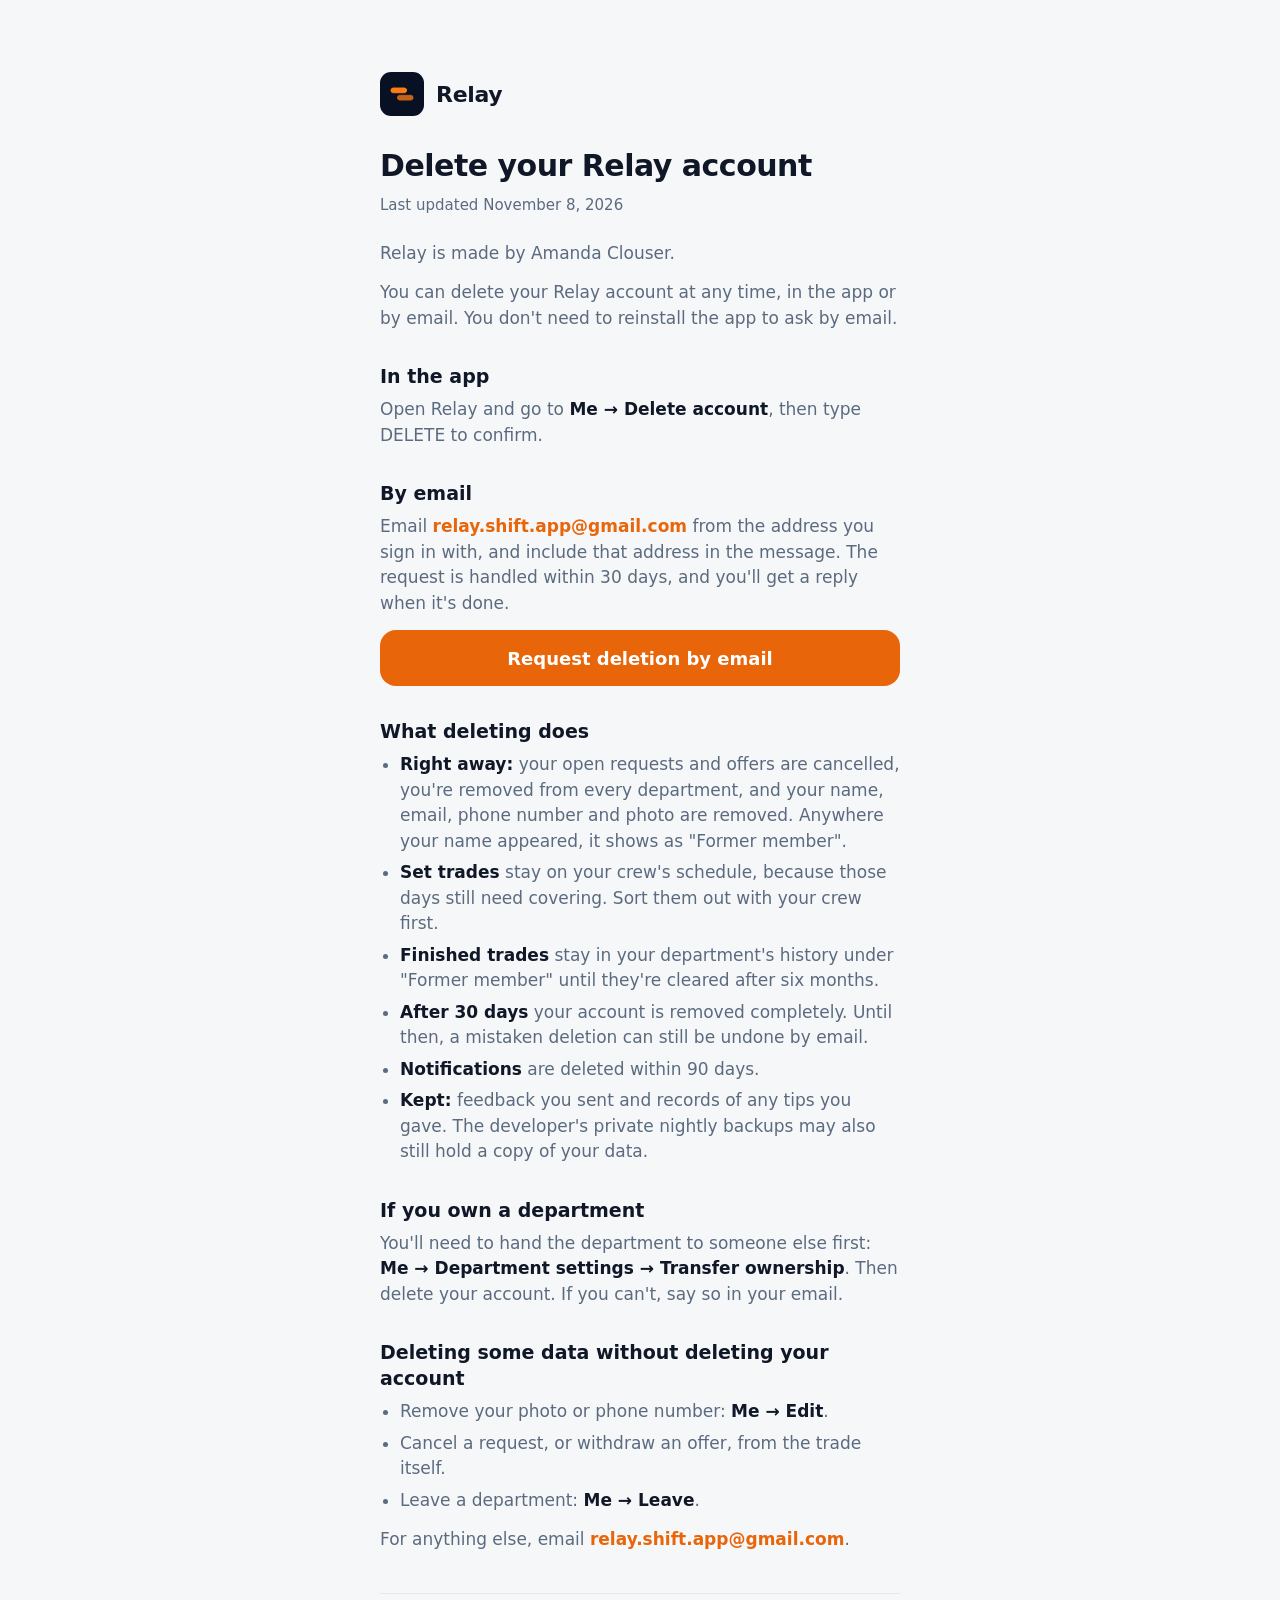
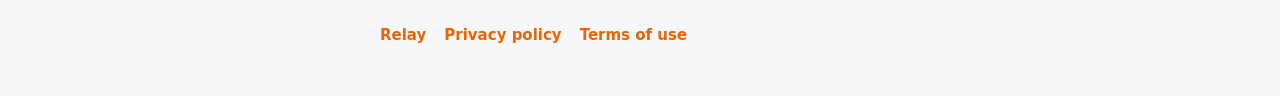
<file: delete/index.html>
<!doctype html>
<html lang="en">
<head>
<meta charset="utf-8">
<meta name="viewport" content="width=device-width, initial-scale=1, viewport-fit=cover">
<meta name="theme-color" content="#F6F7F9" media="(prefers-color-scheme: light)">
<meta name="theme-color" content="#0F141B" media="(prefers-color-scheme: dark)">
<title>Delete your account · Relay</title>
<meta name="description" content="How to delete your Relay account, in the app or by email, and what deleting it does.">
<link rel="icon" href="/icon.png">
<link rel="stylesheet" href="/site.css">
</head>
<body>
<main>
  <a class="brand" href="/" style="color: inherit"><img src="/icon.png" alt=""><span>Relay</span></a>
  <h1>Delete your Relay account</h1>
  <p class="updated">Last updated November 8, 2026</p>
  <p>Relay is made by Amanda Clouser.</p>

  <p>You can delete your Relay account at any time, in the app or by email. You don't need to reinstall the app to ask
  by email.</p>

  <h2>In the app</h2>
  <p>Open Relay and go to <strong>Me → Delete account</strong>, then type DELETE to confirm.</p>

  <h2>By email</h2>
  <p>Email <a href="mailto:relay.shift.app@gmail.com">relay.shift.app@gmail.com</a> from the address you sign in with,
  and include that address in the message. The request is handled within 30 days, and you'll get a reply when it's
  done.</p>
  <div class="stack">
    <a class="button" href="mailto:relay.shift.app@gmail.com?subject=Delete%20my%20Relay%20account&amp;body=Please%20delete%20my%20Relay%20account.%0A%0AThe%20email%20address%20I%20sign%20in%20with%3A%20">Request deletion by email</a>
  </div>

  <h2>What deleting does</h2>
  <ul>
    <li><strong>Right away:</strong> your open requests and offers are cancelled, you're removed from every department,
    and your name, email, phone number and photo are removed. Anywhere your name appeared, it shows as "Former member".</li>
    <li><strong>Set trades</strong> stay on your crew's schedule, because those days still need covering. Sort them out
    with your crew first.</li>
    <li><strong>Finished trades</strong> stay in your department's history under "Former member" until they're cleared
    after six months.</li>
    <li><strong>After 30 days</strong> your account is removed completely. Until then, a mistaken deletion can still be
    undone by email.</li>
    <li><strong>Notifications</strong> are deleted within 90 days.</li>
    <li><strong>Kept:</strong> feedback you sent and records of any tips you gave. The developer's private nightly
    backups may also still hold a copy of your data.</li>
  </ul>

  <h2>If you own a department</h2>
  <p>You'll need to hand the department to someone else first: <strong>Me → Department settings → Transfer
  ownership</strong>. Then delete your account. If you can't, say so in your email.</p>

  <h2>Deleting some data without deleting your account</h2>
  <ul>
    <li>Remove your photo or phone number: <strong>Me → Edit</strong>.</li>
    <li>Cancel a request, or withdraw an offer, from the trade itself.</li>
    <li>Leave a department: <strong>Me → Leave</strong>.</li>
  </ul>
  <p>For anything else, email <a href="mailto:relay.shift.app@gmail.com">relay.shift.app@gmail.com</a>.</p>

  <footer><a href="/">Relay</a><a href="/privacy/">Privacy policy</a><a href="/terms/">Terms of use</a></footer>
</main>
</body>
</html>
</file>
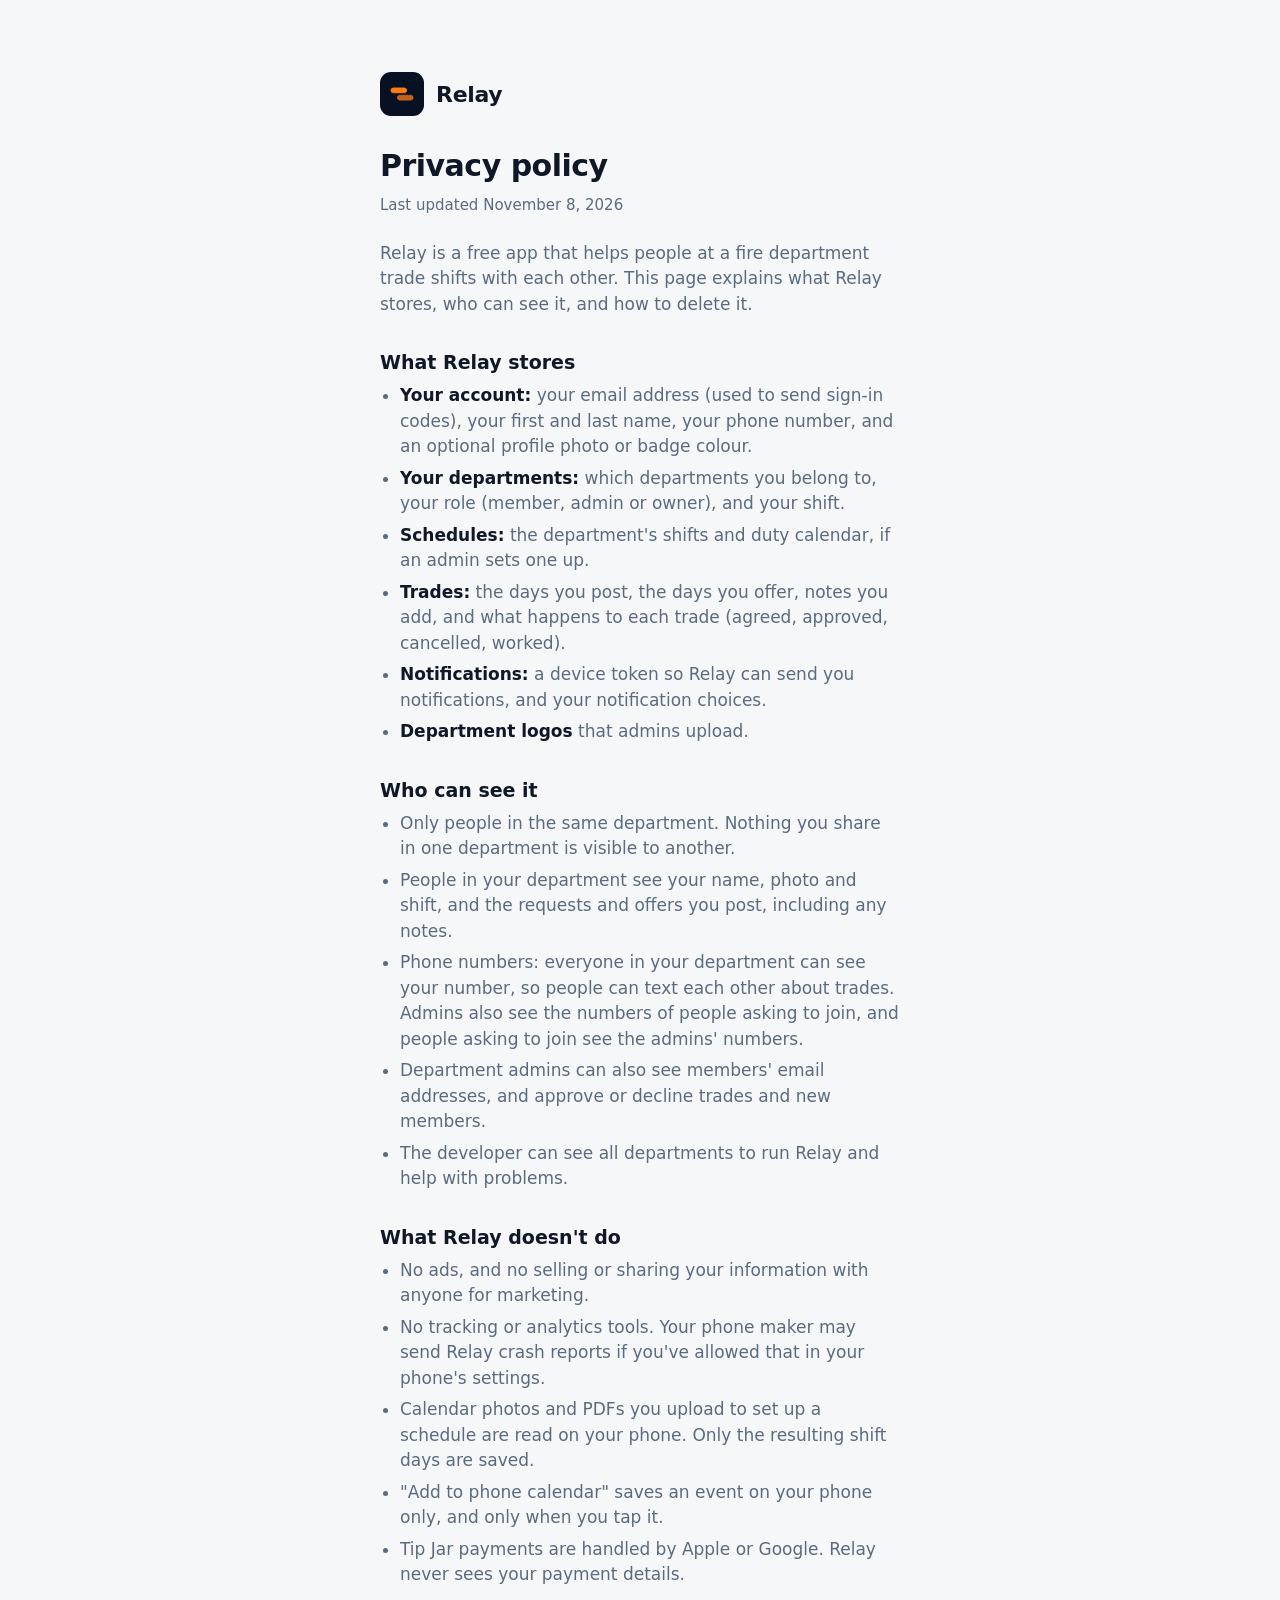
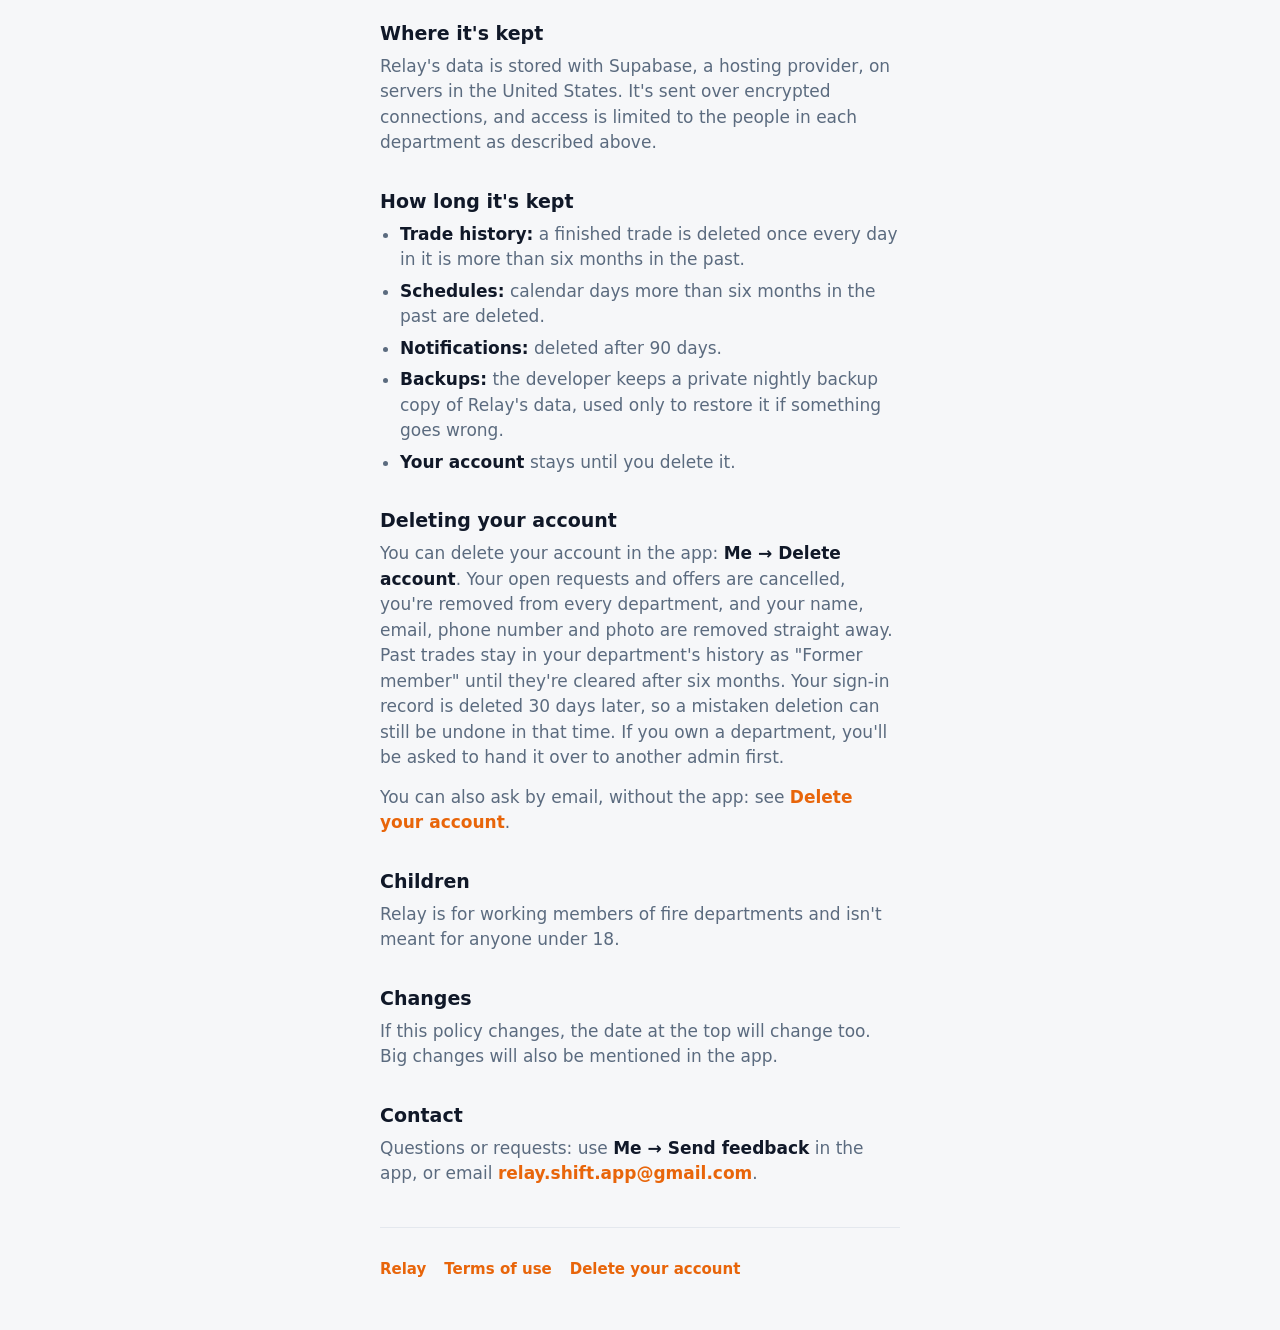
<file: privacy/index.html>
<!doctype html>
<html lang="en">
<head>
<meta charset="utf-8">
<meta name="viewport" content="width=device-width, initial-scale=1, viewport-fit=cover">
<meta name="theme-color" content="#F6F7F9" media="(prefers-color-scheme: light)">
<meta name="theme-color" content="#0F141B" media="(prefers-color-scheme: dark)">
<title>Privacy policy · Relay</title>
<link rel="icon" href="/icon.png">
<link rel="stylesheet" href="/site.css">
</head>
<body>
<main>
  <a class="brand" href="/" style="color: inherit"><img src="/icon.png" alt=""><span>Relay</span></a>
  <h1>Privacy policy</h1>
  <p class="updated">Last updated November 8, 2026</p>

  <p>Relay is a free app that helps people at a fire department trade shifts with each other. This page explains what
  Relay stores, who can see it, and how to delete it.</p>

  <h2>What Relay stores</h2>
  <ul>
    <li><strong>Your account:</strong> your email address (used to send sign-in codes), your first and last name, your phone number, and an optional profile photo or badge colour.</li>
    <li><strong>Your departments:</strong> which departments you belong to, your role (member, admin or owner), and your shift.</li>
    <li><strong>Schedules:</strong> the department's shifts and duty calendar, if an admin sets one up.</li>
    <li><strong>Trades:</strong> the days you post, the days you offer, notes you add, and what happens to each trade (agreed, approved, cancelled, worked).</li>
    <li><strong>Notifications:</strong> a device token so Relay can send you notifications, and your notification choices.</li>
    <li><strong>Department logos</strong> that admins upload.</li>
  </ul>

  <h2>Who can see it</h2>
  <ul>
    <li>Only people in the same department. Nothing you share in one department is visible to another.</li>
    <li>People in your department see your name, photo and shift, and the requests and offers you post, including any notes.</li>
    <li>Phone numbers: everyone in your department can see your number, so people can text each other about trades. Admins also see the numbers of people asking to join, and people asking to join see the admins' numbers.</li>
    <li>Department admins can also see members' email addresses, and approve or decline trades and new members.</li>
    <li>The developer can see all departments to run Relay and help with problems.</li>
  </ul>

  <h2>What Relay doesn't do</h2>
  <ul>
    <li>No ads, and no selling or sharing your information with anyone for marketing.</li>
    <li>No tracking or analytics tools. Your phone maker may send Relay crash reports if you've allowed that in your phone's settings.</li>
    <li>Calendar photos and PDFs you upload to set up a schedule are read on your phone. Only the resulting shift days are saved.</li>
    <li>"Add to phone calendar" saves an event on your phone only, and only when you tap it.</li>
    <li>Tip Jar payments are handled by Apple or Google. Relay never sees your payment details.</li>
  </ul>

  <h2>Where it's kept</h2>
  <p>Relay's data is stored with Supabase, a hosting provider, on servers in the United States. It's sent over encrypted
  connections, and access is limited to the people in each department as described above.</p>

  <h2>How long it's kept</h2>
  <ul>
    <li><strong>Trade history:</strong> a finished trade is deleted once every day in it is more than six months in the past.</li>
    <li><strong>Schedules:</strong> calendar days more than six months in the past are deleted.</li>
    <li><strong>Notifications:</strong> deleted after 90 days.</li>
    <li><strong>Backups:</strong> the developer keeps a private nightly backup copy of Relay's data, used only to restore it if something goes wrong.</li>
    <li><strong>Your account</strong> stays until you delete it.</li>
  </ul>

  <h2>Deleting your account</h2>
  <p>You can delete your account in the app: <strong>Me → Delete account</strong>. Your open requests and offers are
  cancelled, you're removed from every department, and your name, email, phone number and photo are removed straight
  away. Past trades stay in your department's history as "Former member" until they're cleared after six months. Your sign-in record is deleted 30 days later,
  so a mistaken deletion can still be undone in that time. If you own a department, you'll be asked to hand it over to
  another admin first.</p>
  <p>You can also ask by email, without the app: see <a href="/delete/">Delete your account</a>.</p>

  <h2>Children</h2>
  <p>Relay is for working members of fire departments and isn't meant for anyone under 18.</p>

  <h2>Changes</h2>
  <p>If this policy changes, the date at the top will change too. Big changes will also be mentioned in the app.</p>

  <h2>Contact</h2>
  <p>Questions or requests: use <strong>Me → Send feedback</strong> in the app, or email
  <a href="mailto:relay.shift.app@gmail.com">relay.shift.app@gmail.com</a>.</p>

  <footer><a href="/">Relay</a><a href="/terms/">Terms of use</a><a href="/delete/">Delete your account</a></footer>
</main>
</body>
</html>
</file>
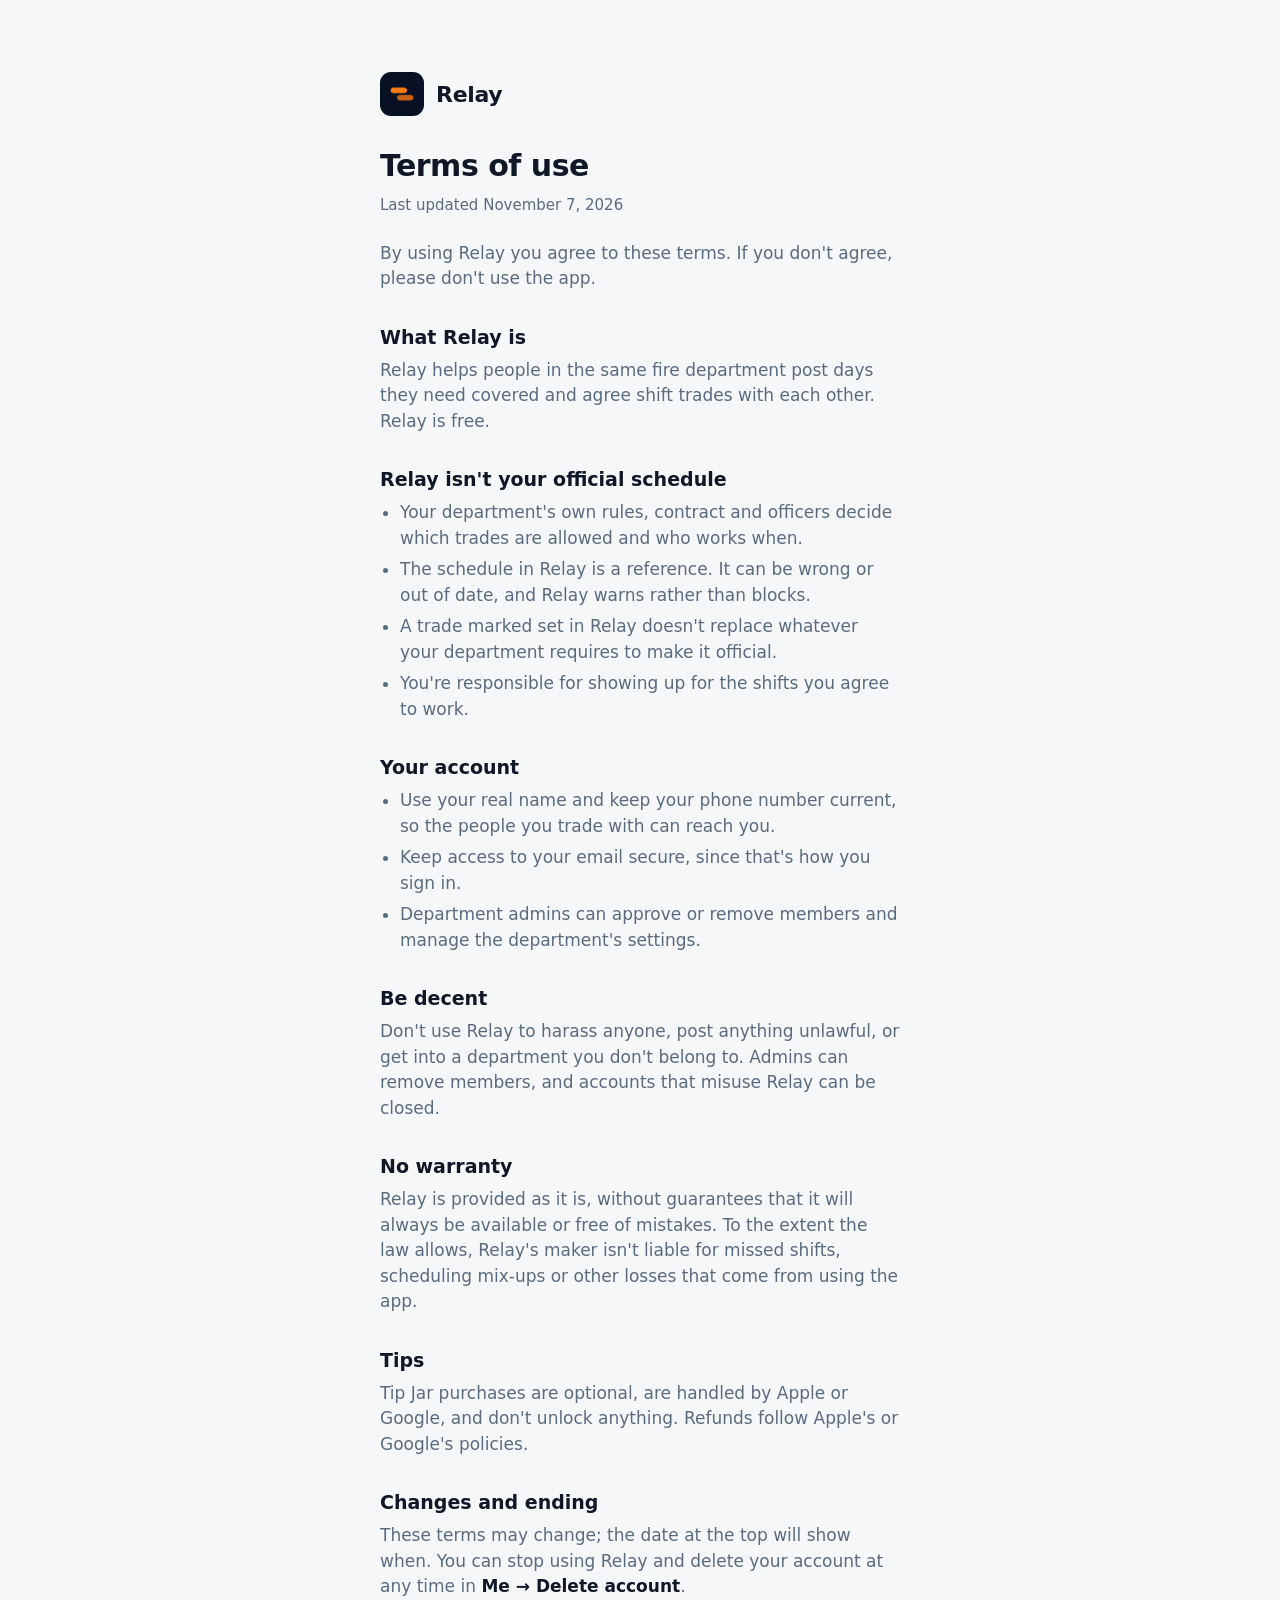
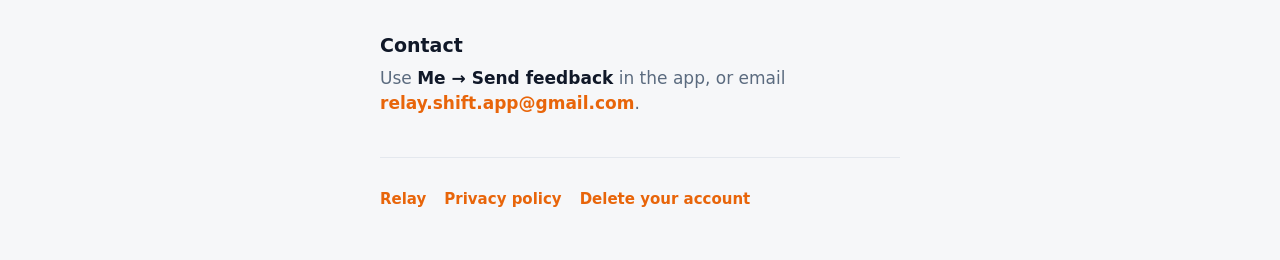
<file: terms/index.html>
<!doctype html>
<html lang="en">
<head>
<meta charset="utf-8">
<meta name="viewport" content="width=device-width, initial-scale=1, viewport-fit=cover">
<meta name="theme-color" content="#F6F7F9" media="(prefers-color-scheme: light)">
<meta name="theme-color" content="#0F141B" media="(prefers-color-scheme: dark)">
<title>Terms of use · Relay</title>
<link rel="icon" href="/icon.png">
<link rel="stylesheet" href="/site.css">
</head>
<body>
<main>
  <a class="brand" href="/" style="color: inherit"><img src="/icon.png" alt=""><span>Relay</span></a>
  <h1>Terms of use</h1>
  <p class="updated">Last updated November 7, 2026</p>

  <p>By using Relay you agree to these terms. If you don't agree, please don't use the app.</p>

  <h2>What Relay is</h2>
  <p>Relay helps people in the same fire department post days they need covered and agree shift trades with each other.
  Relay is free.</p>

  <h2>Relay isn't your official schedule</h2>
  <ul>
    <li>Your department's own rules, contract and officers decide which trades are allowed and who works when.</li>
    <li>The schedule in Relay is a reference. It can be wrong or out of date, and Relay warns rather than blocks.</li>
    <li>A trade marked set in Relay doesn't replace whatever your department requires to make it official.</li>
    <li>You're responsible for showing up for the shifts you agree to work.</li>
  </ul>

  <h2>Your account</h2>
  <ul>
    <li>Use your real name and keep your phone number current, so the people you trade with can reach you.</li>
    <li>Keep access to your email secure, since that's how you sign in.</li>
    <li>Department admins can approve or remove members and manage the department's settings.</li>
  </ul>

  <h2>Be decent</h2>
  <p>Don't use Relay to harass anyone, post anything unlawful, or get into a department you don't belong to. Admins can
  remove members, and accounts that misuse Relay can be closed.</p>

  <h2>No warranty</h2>
  <p>Relay is provided as it is, without guarantees that it will always be available or free of mistakes. To the extent
  the law allows, Relay's maker isn't liable for missed shifts, scheduling mix-ups or other losses that come from using
  the app.</p>

  <h2>Tips</h2>
  <p>Tip Jar purchases are optional, are handled by Apple or Google, and don't unlock anything. Refunds follow Apple's or
  Google's policies.</p>

  <h2>Changes and ending</h2>
  <p>These terms may change; the date at the top will show when. You can stop using Relay and delete your account at any
  time in <strong>Me → Delete account</strong>.</p>

  <h2>Contact</h2>
  <p>Use <strong>Me → Send feedback</strong> in the app, or email <a href="mailto:relay.shift.app@gmail.com">relay.shift.app@gmail.com</a>.</p>

  <footer><a href="/">Relay</a><a href="/privacy/">Privacy policy</a><a href="/delete/">Delete your account</a></footer>
</main>
</body>
</html>
</file>
<file: site.css>
:root {
  --bg: #F6F7F9; --surface: #FFFFFF; --text: #101828; --text2: #5B6B7F; --border: #E4E8EE;
  --accent: #E8650A; --on-accent: #FFFFFF; --code-bg: #101828; --code-text: #FFFFFF; --code-muted: #9AA8BA;
}
@media (prefers-color-scheme: dark) {
  :root:not([data-theme="light"]) {
    --bg: #0F141B; --surface: #171E28; --text: #F2F5F9; --text2: #AEB9C7; --border: #2A3442;
    --accent: #FF7A26; --code-bg: #F2F5F9; --code-text: #0F141B; --code-muted: #5B6B7F;
  }
}
* { box-sizing: border-box; }
html, body { margin: 0; background: var(--bg); color: var(--text); }
body {
  font: 17px/1.5 -apple-system, BlinkMacSystemFont, "Segoe UI", Roboto, system-ui, sans-serif;
  -webkit-font-smoothing: antialiased; -webkit-text-size-adjust: 100%;
}
main {
  max-width: 560px; margin: 0 auto;
  padding: calc(32px + env(safe-area-inset-top)) max(20px, env(safe-area-inset-right)) calc(40px + env(safe-area-inset-bottom)) max(20px, env(safe-area-inset-left));
}
@media (min-width: 600px) { main { padding-top: 72px; } }
a { color: var(--accent); text-decoration: none; font-weight: 600; -webkit-tap-highlight-color: transparent; }
a:hover { text-decoration: underline; }
.brand { display: flex; align-items: center; gap: 12px; margin-bottom: 32px; }
.brand img { width: 44px; height: 44px; border-radius: 11px; }
.brand span { font-size: 22px; font-weight: 700; letter-spacing: -0.3px; }
h1 { font-size: clamp(26px, 7.5vw, 30px); line-height: 1.2; letter-spacing: -0.5px; margin: 0 0 10px; }
h2 { font-size: 19px; line-height: 26px; margin: 32px 0 8px; }
p, li { color: var(--text2); }
p { margin: 0 0 14px; }
ul { padding-left: 20px; margin: 0 0 14px; }
li { margin-bottom: 6px; }
strong { color: var(--text); }
.lead { font-size: 18px; margin-bottom: 28px; }
.card { background: var(--surface); border: 1px solid var(--border); border-radius: 18px; padding: 20px; margin-bottom: 16px; }
.code {
  display: flex; align-items: center; gap: 12px; width: 100%; text-align: left; border: 0; font: inherit; cursor: pointer;
  background: var(--code-bg); color: var(--code-text); border-radius: 18px; padding: 18px 20px; margin-bottom: 16px;
  -webkit-tap-highlight-color: transparent;
}
.code:active { opacity: 0.85; }
.code-text { flex: 1 1 auto; min-width: 0; -webkit-user-select: none; user-select: none; }
.copy-icon { flex: 0 0 auto; width: 26px; height: 26px; fill: none; stroke: var(--code-muted); stroke-width: 2; stroke-linecap: round; stroke-linejoin: round; }
.code small { display: block; font-size: 13px; font-weight: 600; letter-spacing: 0.6px; text-transform: uppercase; color: var(--code-muted); }
.code b { display: block; font-size: clamp(28px, 9vw, 36px); line-height: 1.25; letter-spacing: 4px; overflow-wrap: anywhere; }
.button {
  display: flex; align-items: center; justify-content: center; width: 100%; min-height: 56px; border: 0; border-radius: 16px;
  background: var(--accent); color: var(--on-accent); font: inherit; font-size: 18px; font-weight: 700; cursor: pointer;
}
.button:hover { text-decoration: none; filter: brightness(1.05); }
.button.secondary { background: var(--surface); color: var(--text); border: 1px solid var(--border); }
.stack { display: grid; gap: 10px; margin-bottom: 20px; }
.muted { font-size: 15px; color: var(--text2); }
footer a { padding: 10px 0; }
footer { margin-top: 40px; padding-top: 20px; border-top: 1px solid var(--border); font-size: 15px; display: flex; gap: 18px; flex-wrap: wrap; }
.updated { font-size: 15px; margin-bottom: 24px; }
/* Official store badges sharing the full width at the same height. Widths follow each badge's shape
   (App Store 119.66 × 40; Google Play 564 × 168 inside a 646 × 250 image that carries its own padding). */
.badges { display: flex; gap: 12px; margin: 0 0 20px; }
.badge { display: block; line-height: 0; min-width: 0; }
.badge:hover { text-decoration: none; }
.badge.apple { flex: 2.9916 1 0; }
.badge.apple img { display: block; width: 100%; height: auto; }
.badge.google { flex: 3.3571 1 0; position: relative; overflow: hidden; aspect-ratio: 564 / 168; }
.badge.google img { position: absolute; width: 114.54%; left: -7.27%; top: -24.4%; height: auto; }
[hidden] { display: none !important; }
</file>
